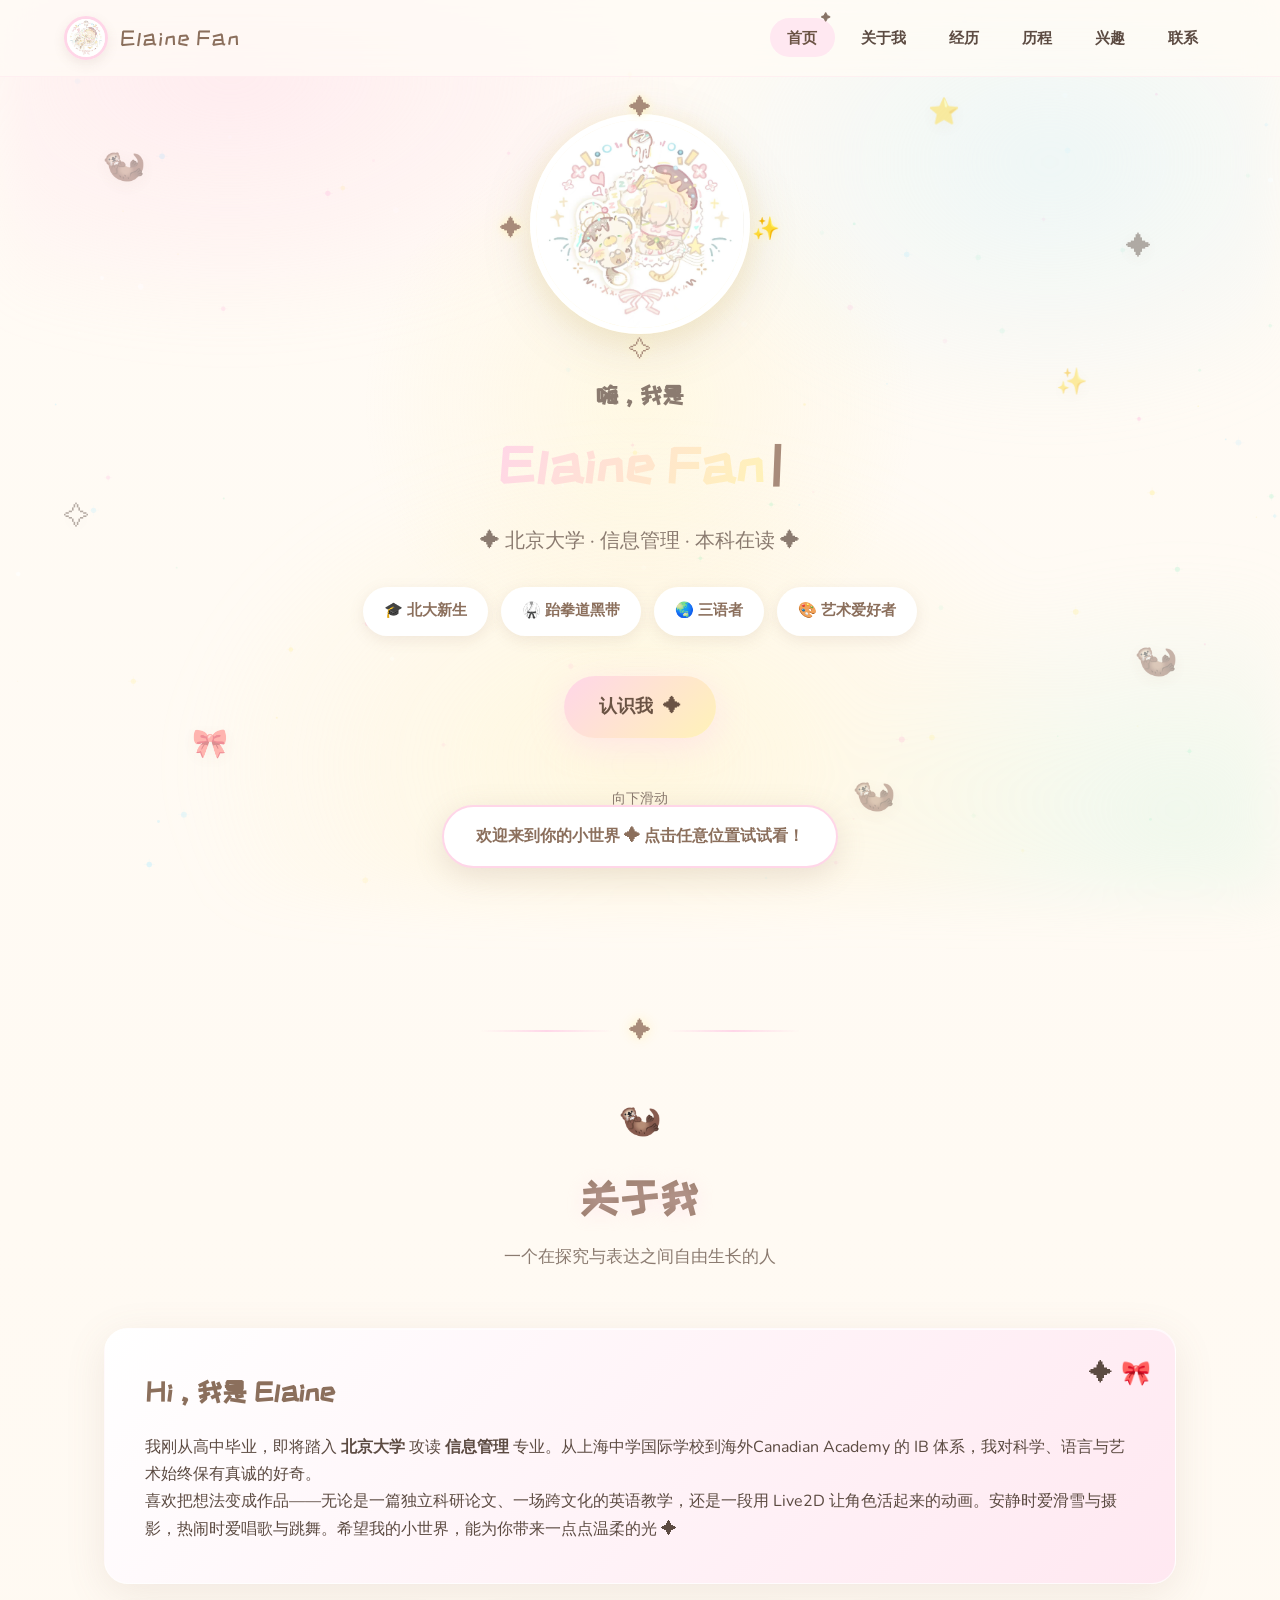
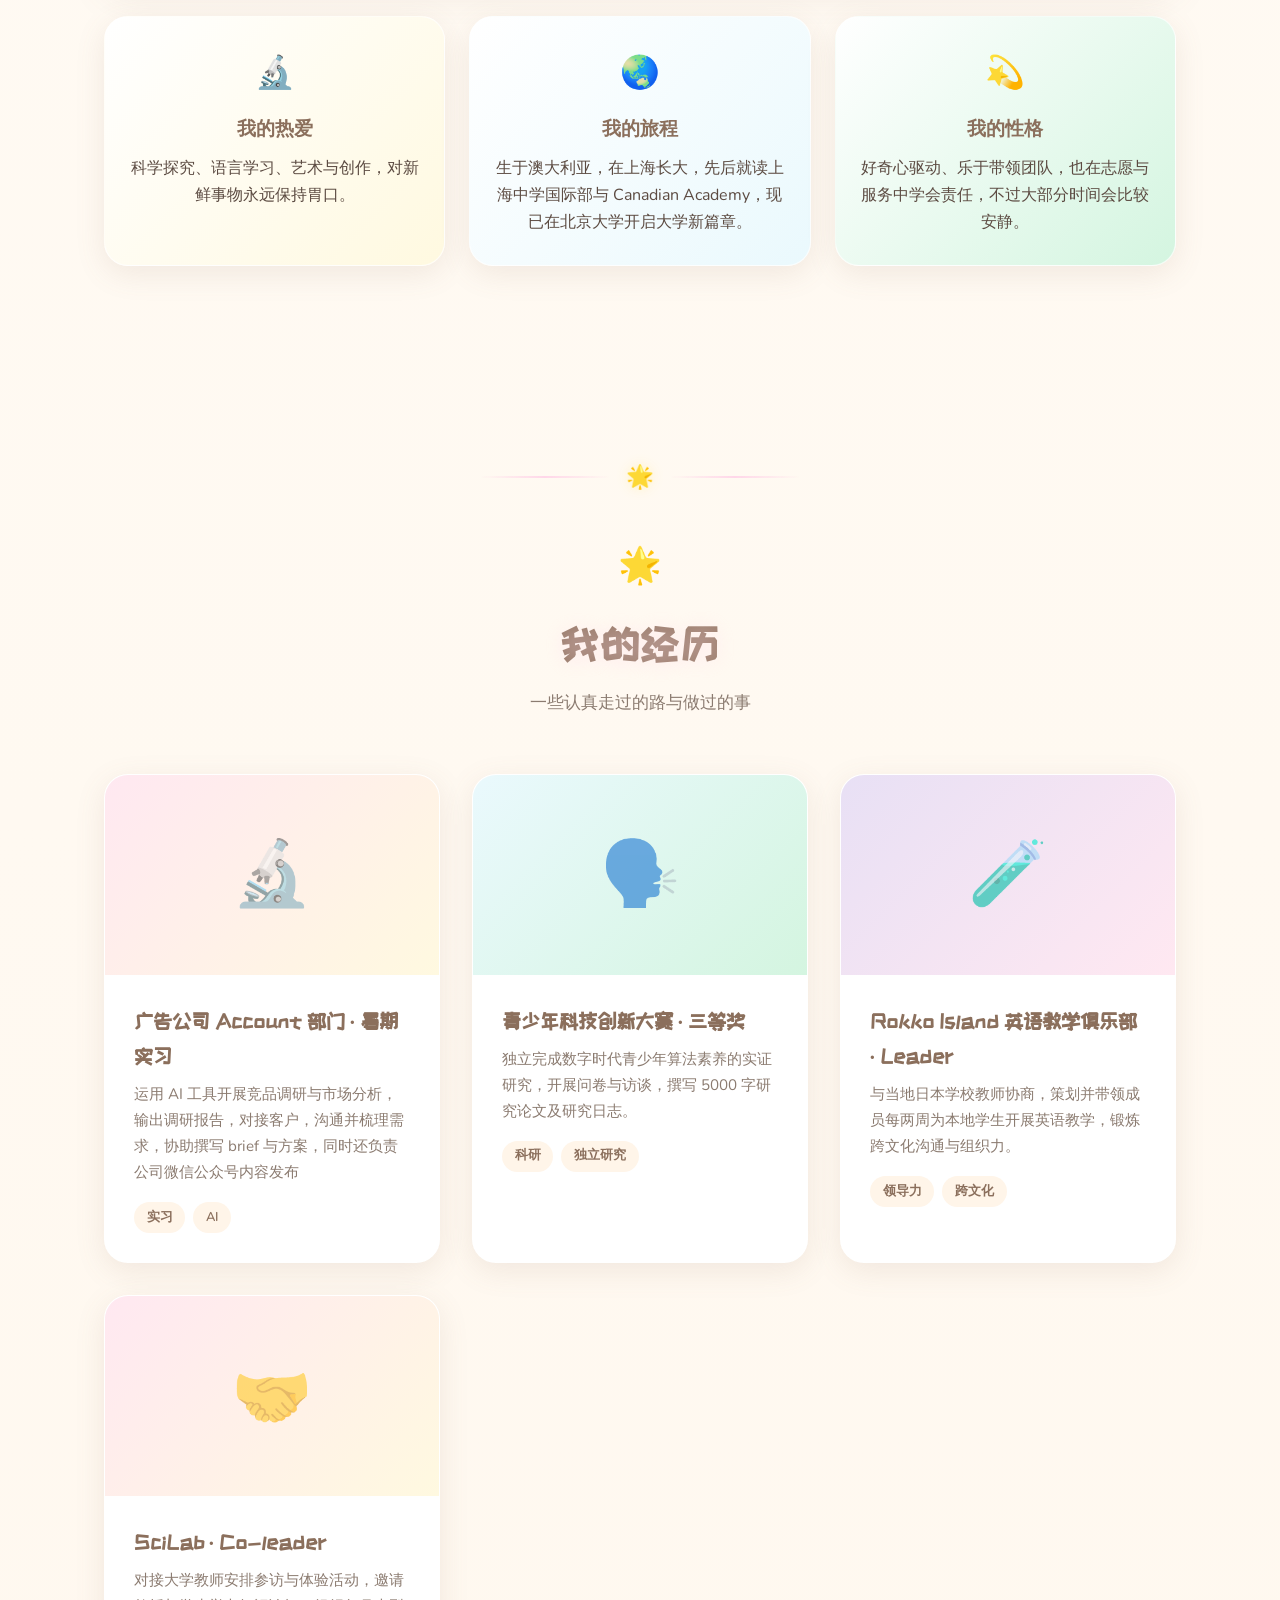
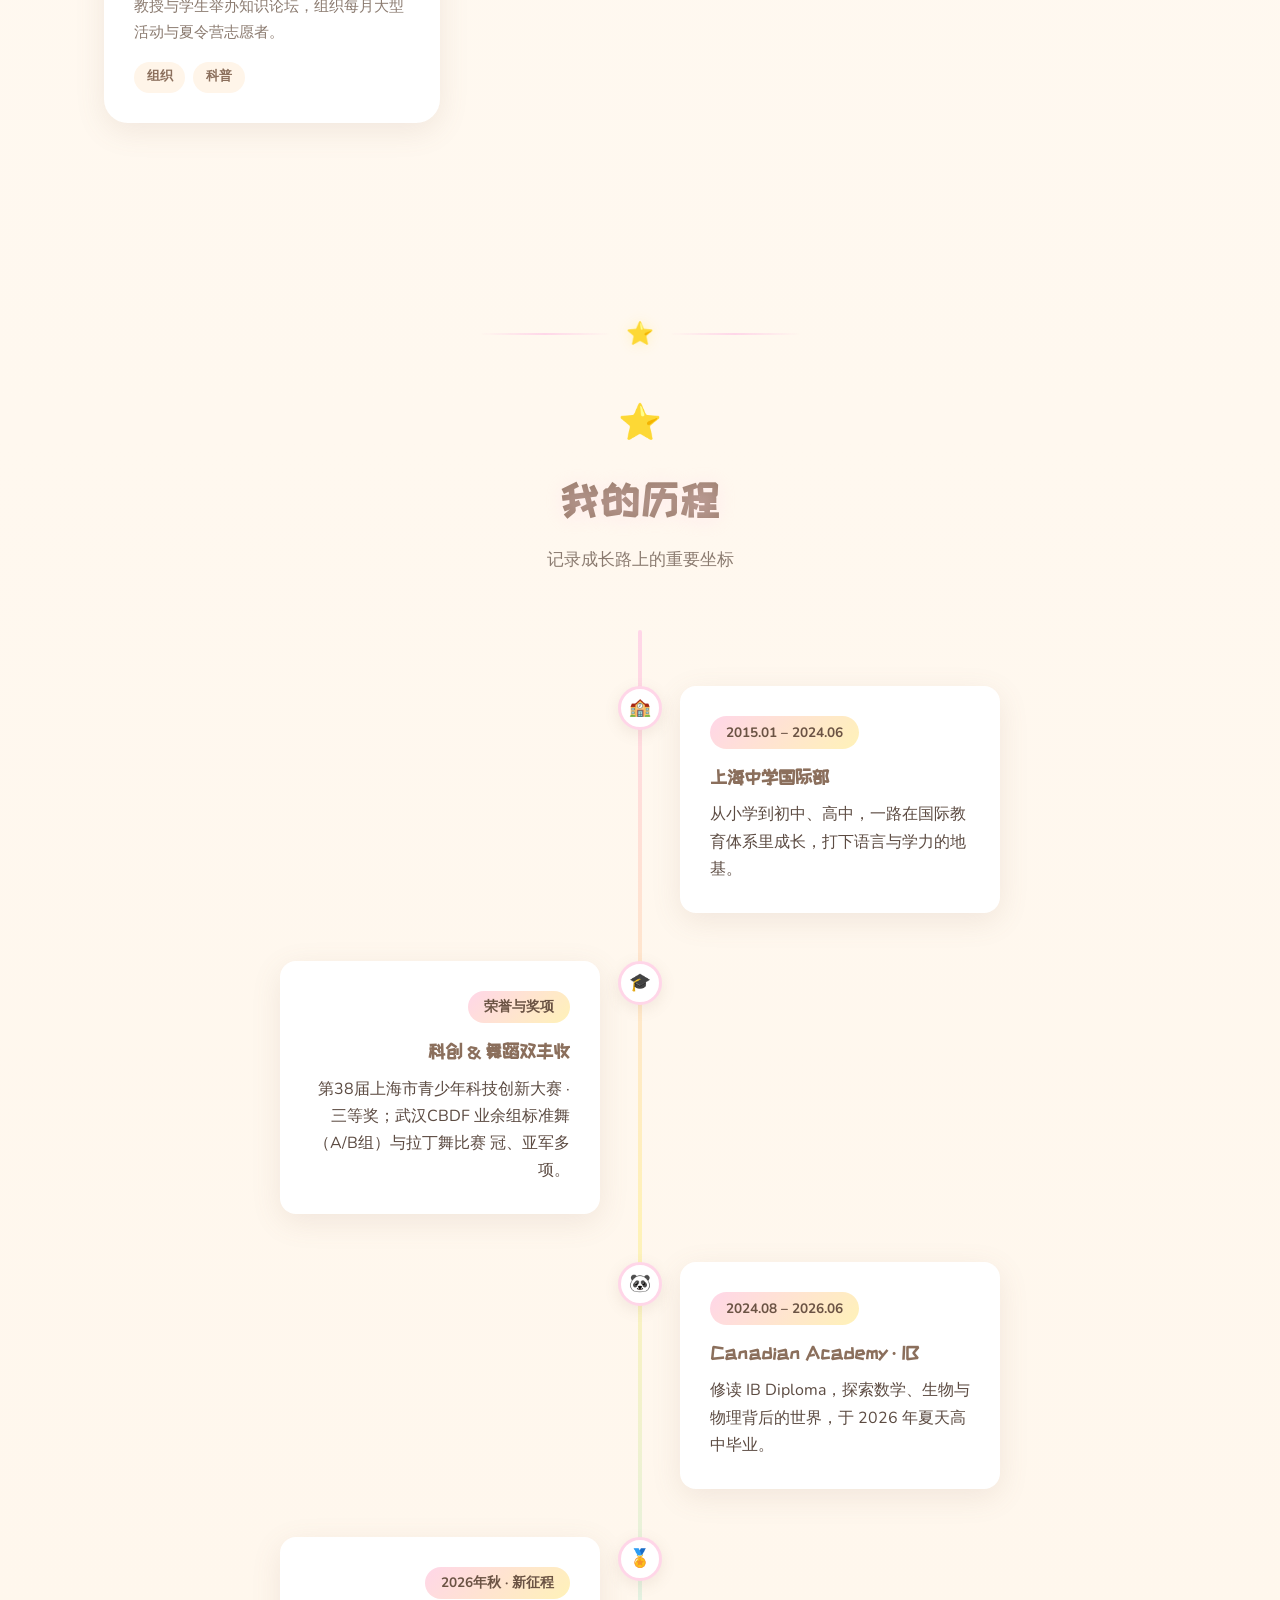
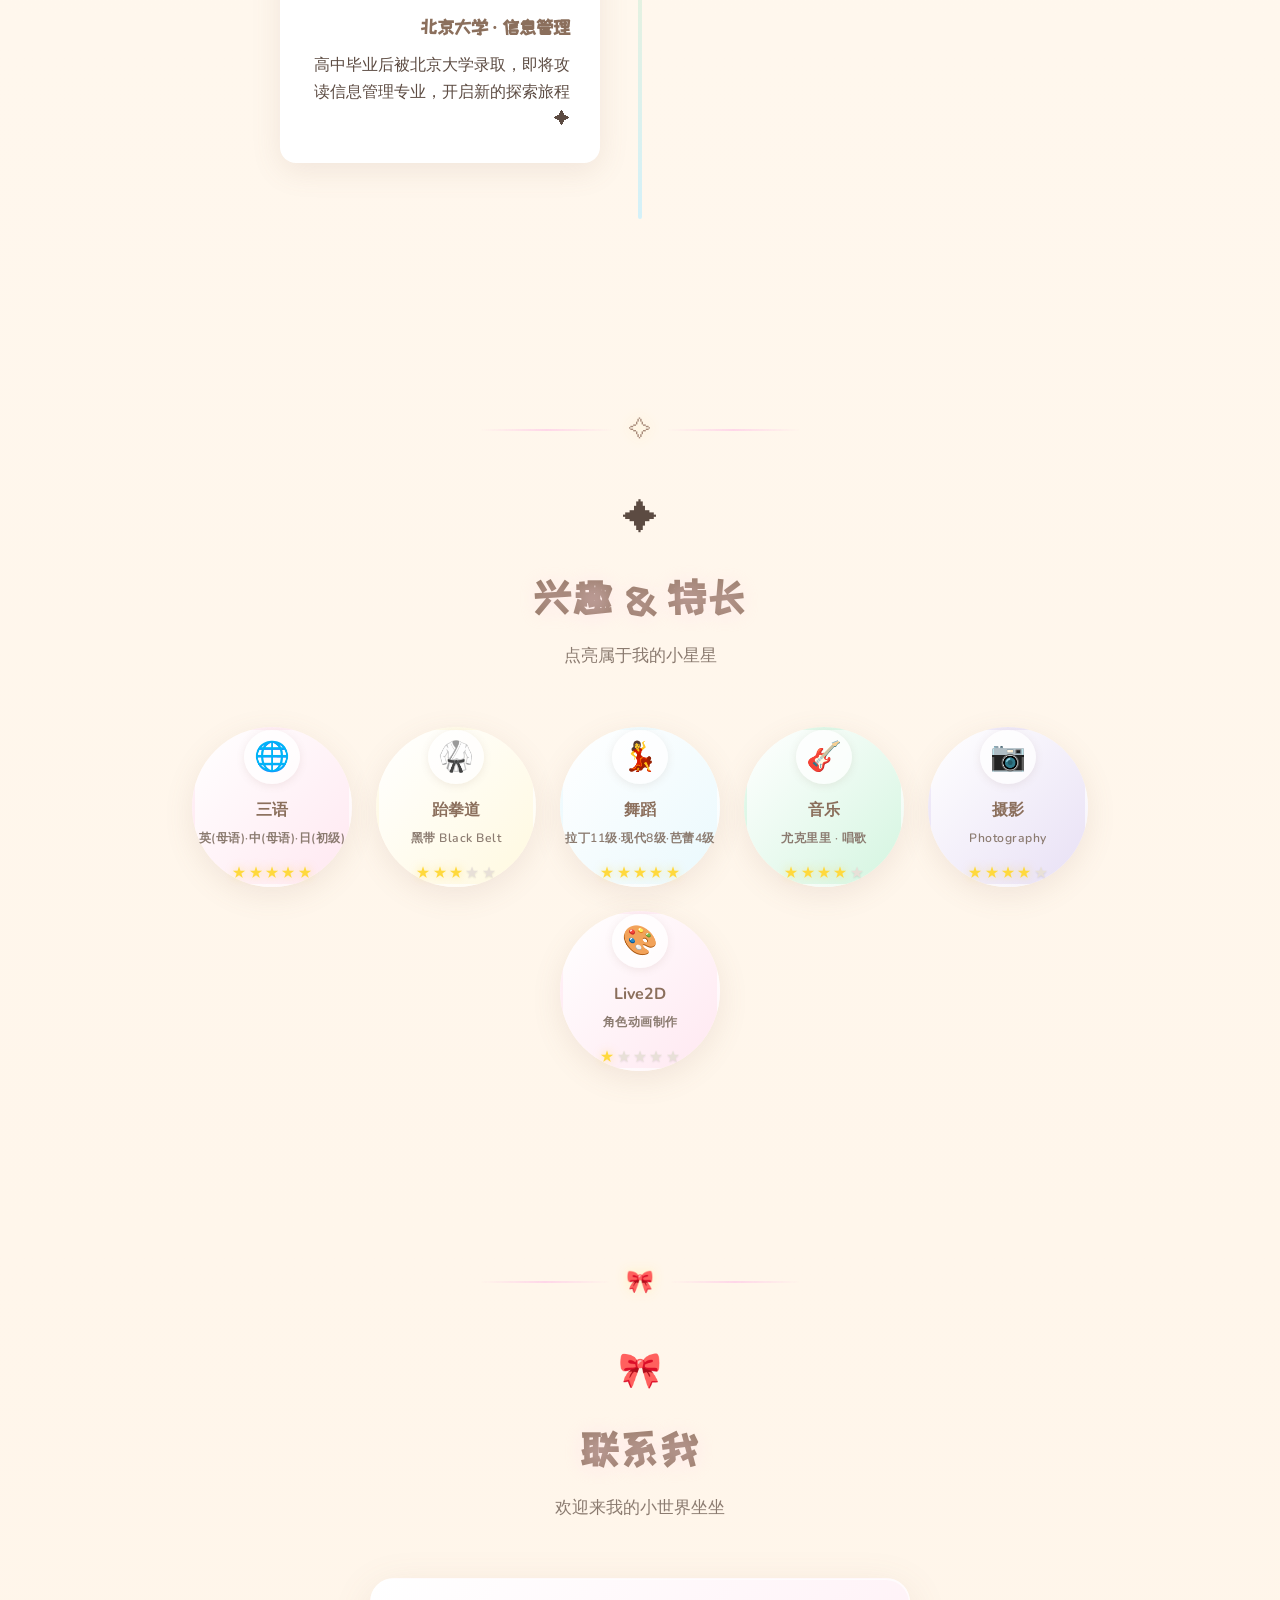
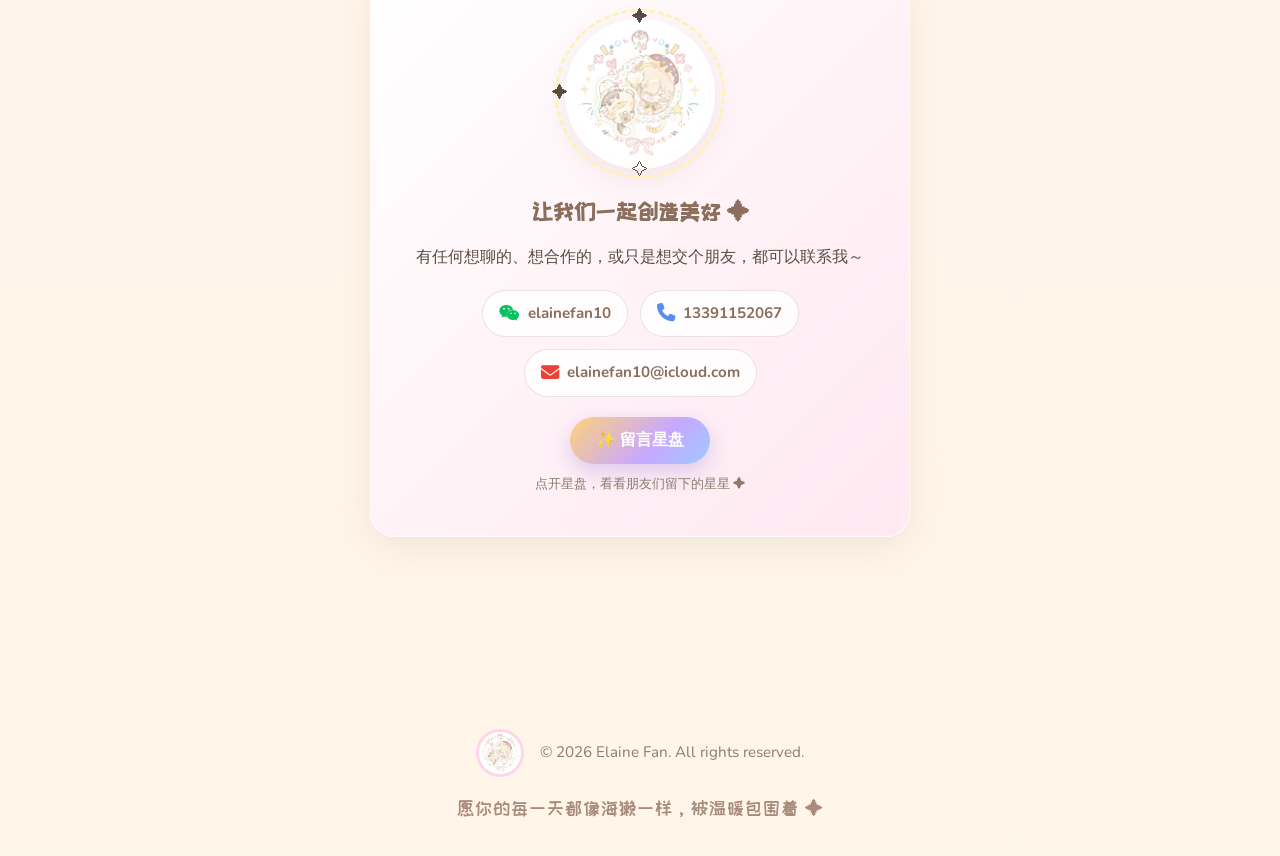
<file: index.html>
<!DOCTYPE html>
<html lang="zh-CN">
<head>
    <meta charset="UTF-8">
    <meta name="viewport" content="width=device-width, initial-scale=1.0">
    <title>Elaine Fan · 我的小世界 ✦</title>
    <link rel="stylesheet" href="style.css">
    <link rel="stylesheet" href="https://cdnjs.cloudflare.com/ajax/libs/font-awesome/6.5.1/css/all.min.css">
    <link href="https://fonts.googleapis.com/css2?family=Nunito:wght@400;600;700;800&family=ZCOOL+KuaiLe&display=swap" rel="stylesheet">
</head>
<body>
    <!-- 动态星空背景画布 -->
    <canvas id="starfield"></canvas>

    <!-- 顶部梦幻光斑 -->
    <div class="aurora" aria-hidden="true"></div>

    <!-- 漂浮装饰层 -->
    <div class="floating-decorations" aria-hidden="true">
        <span class="float-item otter">🦦</span>
        <span class="float-item star">✦</span>
        <span class="float-item star">✧</span>
        <span class="float-item otter">🦦</span>
        <span class="float-item star">✨</span>
        <span class="float-item heart">🎀</span>
        <span class="float-item star">⭐</span>
        <span class="float-item otter">🦦</span>
    </div>

    <!-- 导航栏 -->
    <nav class="navbar" id="navbar">
        <div class="nav-brand">
            <img src="images/logo.jpg" alt="我的logo" class="nav-logo">
            <span class="nav-name">Elaine Fan</span>
        </div>
        <button class="nav-toggle" id="navToggle" aria-label="切换菜单">
            <span></span><span></span><span></span>
        </button>
        <ul class="nav-menu" id="navMenu">
            <li><a href="#home" class="nav-link">首页</a></li>
            <li><a href="#about" class="nav-link">关于我</a></li>
            <li><a href="#works" class="nav-link">经历</a></li>
            <li><a href="#timeline" class="nav-link">历程</a></li>
            <li><a href="#skills" class="nav-link">兴趣</a></li>
            <li><a href="#contact" class="nav-link">联系</a></li>
        </ul>
    </nav>

    <!-- 首页 Hero -->
    <section id="home" class="hero">
        <div class="hero-content">
            <div class="hero-logo-wrapper">
                <div class="logo-glow"></div>
                <img src="images/logo.jpg" alt="核心logo" class="hero-logo">
                <div class="orbit-stars">
                    <span class="orbit-star">✦</span>
                    <span class="orbit-star">✧</span>
                    <span class="orbit-star">✦</span>
                    <span class="orbit-star">✨</span>
                </div>
            </div>
            <h1 class="hero-title">
                <span class="title-line">嗨，我是</span>
                <span class="title-name" id="typewriter">Elaine Fan</span>
                <span class="cursor">|</span>
            </h1>
            <p class="hero-subtitle">北京大学 · 信息管理 · 海獭与星星的收藏家 ✦</p>
            <div class="hero-tags">
                <span class="tag">🎓 北大新生</span>
                <span class="tag">🥋 跆拳道黑带</span>
                <span class="tag">🌏 三语者</span>
                <span class="tag">🎨 艺术爱好者</span>
            </div>
            <a href="#about" class="hero-btn">
                <span>认识我</span>
                <span class="btn-stars">✦</span>
            </a>
        </div>
        <div class="scroll-hint">
            <span>向下滑动</span>
            <div class="scroll-arrow"></div>
        </div>
    </section>

    <!-- 关于我 -->
    <section id="about" class="section about">
        <div class="section-divider"><span>✦</span></div>
        <div class="section-header">
            <span class="section-icon">🦦</span>
            <h2 class="section-title">关于我</h2>
            <p class="section-desc">一个在探究与表达之间自由生长的人</p>
        </div>
        <div class="about-content">
            <div class="about-card main-card">
                <div class="card-decoration">
                    <span class="deco-star">✦</span>
                    <span class="deco-heart">🎀</span>
                </div>
                <h3>Hi，我是 Elaine</h3>
                <p>我刚从高中毕业，即将踏入 <strong>北京大学</strong> 攻读 <strong>信息管理</strong> 专业。从上海的国际学校到海外的 IB 体系，我对科学、语言与艺术始终保有真诚的好奇。</p>
                <p>喜欢把想法变成作品——无论是一篇独立科研论文、一场跨文化的英语教学，还是一段用 Live2D 让角色活起来的动画。安静时爱滑雪与摄影，热闹时爱唱歌与跳舞。希望我的小世界，能为你带来一点点温柔的光 ✦</p>
            </div>
            <div class="about-grid">
                <div class="about-card small-card">
                    <span class="card-icon">🔬</span>
                    <h4>我的热爱</h4>
                    <p>科学探究、语言学习、艺术与创作，对新鲜事物永远保持胃口。</p>
                </div>
                <div class="about-card small-card">
                    <span class="card-icon">🌏</span>
                    <h4>我的旅程</h4>
                    <p>生于上海，先后就读上海中学国际部与 Canadian Academy，即将北上燕园开启大学新篇章。</p>
                </div>
                <div class="about-card small-card">
                    <span class="card-icon">💫</span>
                    <h4>我的性格</h4>
                    <p>好奇心驱动、乐于带领团队，也在志愿与服务中学会责任。</p>
                </div>
            </div>
        </div>
    </section>

    <!-- 兴趣 & 技能 -->
    

    <!-- 经历 / 作品 -->
    <section id="works" class="section works">
        <div class="section-divider"><span>🌟</span></div>
        <div class="section-header">
            <span class="section-icon">🌟</span>
            <h2 class="section-title">我的经历</h2>
            <p class="section-desc">一些认真走过的路与做过的事</p>
        </div>
        <div class="works-grid">
            <article class="work-card">
                <div class="work-thumb"><span class="work-placeholder">🔬</span></div>
                <div class="work-info">
                    <h3>青少年科技创新大赛 · 三等奖</h3>
                    <p>独立完成数字时代青少年算法素养的实证研究，开展问卷与访谈，撰写 5000 字研究论文及研究日志。</p>
                    <div class="work-tags"><span>科研</span><span>独立研究</span></div>
                </div>
            </article>
            <article class="work-card">
                <div class="work-thumb"><span class="work-placeholder">🗣️</span></div>
                <div class="work-info">
                    <h3>Rokko Island 英语教学俱乐部 · Leader</h3>
                    <p>与当地日本学校教师协商，策划并带领成员每两周为本地学生开展英语教学，锻炼跨文化沟通与组织力。</p>
                    <div class="work-tags"><span>领导力</span><span>跨文化</span></div>
                </div>
            </article>
            <article class="work-card">
                <div class="work-thumb"><span class="work-placeholder">🧪</span></div>
                <div class="work-info">
                    <h3>SciLab · Co-leader</h3>
                    <p>对接大学教师安排参访与体验活动，邀请教授与学生举办知识论坛，组织每月大型活动与夏令营志愿者。</p>
                    <div class="work-tags"><span>组织</span><span>科普</span></div>
                </div>
            </article>
            <article class="work-card">
                <div class="work-thumb"><span class="work-placeholder">🤝</span></div>
                <div class="work-info">
                    <h3>志愿服务</h3>
                    <p>参与微笑慈善、数学诊所辅导、新闻组写作、午餐服务与施粥等志愿活动，在持续付出中学会责任与善意。</p>
                    <div class="work-tags"><span>公益</span><span>服务</span></div>
                </div>
            </article>
        </div>
    </section>

    <!-- 时间线 -->
    <section id="timeline" class="section timeline">
        <div class="section-divider"><span>⭐</span></div>
        <div class="section-header">
            <span class="section-icon">⭐</span>
            <h2 class="section-title">我的历程</h2>
            <p class="section-desc">记录成长路上的重要坐标</p>
        </div>
        <div class="timeline-container">
            <div class="timeline-line"></div>
            <div class="timeline-item">
                <div class="timeline-dot">🏫</div>
                <div class="timeline-card">
                    <span class="timeline-date">2015.01 – 2024.06</span>
                    <h3>上海中学国际部</h3>
                    <p>从小学到初中、高中，一路在国际教育体系里成长，打下语言与学力的地基。</p>
                </div>
            </div>
            <div class="timeline-item">
                <div class="timeline-dot">🎓</div>
                <div class="timeline-card">
                    <span class="timeline-date">2024.08 – 2026.06</span>
                    <h3>Canadian Academy · IB</h3>
                    <p>修读 IB Diploma，探索数学、生物与物理背后的世界，于 2026 年夏天高中毕业。</p>
                </div>
            </div>
            <div class="timeline-item">
                <div class="timeline-dot">🐼</div>
                <div class="timeline-card">
                    <span class="timeline-date">2026年秋 · 新征程</span>
                    <h3>北京大学 · 信息管理</h3>
                    <p>高中毕业后被北京大学录取，即将攻读信息管理专业，开启新的探索旅程 ✦</p>
                </div>
            </div>
            <div class="timeline-item">
                <div class="timeline-dot">🏅</div>
                <div class="timeline-card">
                    <span class="timeline-date">荣誉与奖项</span>
                    <h3>科创 & 舞蹈双丰收</h3>
                    <p>第38届上海市青少年科技创新大赛 · 三等奖；武汉CBDF 业余组标准舞（A/B组）与拉丁舞比赛 冠、亚军多项。</p>
                </div>
            </div>
        </div>
    </section>

    <!-- 联系我 -->
    <section id="skills" class="section skills">
        <div class="section-divider"><span>✧</span></div>
        <div class="section-header">
            <span class="section-icon">✦</span>
            <h2 class="section-title">兴趣 & 特长</h2>
            <p class="section-desc">点亮属于我的小星星</p>
        </div>
        <div class="skills-cloud">
            <div class="skill-bubble" data-level="0">
                <span class="skill-icon">🌐</span>
                <span class="skill-name">三语</span>
                <span class="skill-note">英(母语)·中(母语)·日(中级)</span>
                <div class="skill-stars"><span>★</span><span>★</span><span>★</span><span>★</span><span>★</span></div>
            </div>
            <div class="skill-bubble" data-level="0">
                <span class="skill-icon">🥋</span>
                <span class="skill-name">跆拳道</span>
                <span class="skill-note">黑带 Black Belt</span>
                <div class="skill-stars"><span>★</span><span>★</span><span>★</span><span>★</span><span>★</span></div>
            </div>
            <div class="skill-bubble" data-level="0">
                <span class="skill-icon">💃</span>
                <span class="skill-name">舞蹈</span>
                <span class="skill-note">拉丁11级·现代8级·芭蕾4级</span>
                <div class="skill-stars"><span>★</span><span>★</span><span>★</span><span>★</span><span>★</span></div>
            </div>
            <div class="skill-bubble" data-level="0">
                <span class="skill-icon">🎸</span>
                <span class="skill-name">音乐</span>
                <span class="skill-note">尤克里里 · 唱歌</span>
                <div class="skill-stars"><span>★</span><span>★</span><span>★</span><span>★</span><span>★</span></div>
            </div>
            <div class="skill-bubble" data-level="0">
                <span class="skill-icon">📷</span>
                <span class="skill-name">滑雪 & 摄影</span>
                <span class="skill-note">Snow & Photo</span>
                <div class="skill-stars"><span>★</span><span>★</span><span>★</span><span>★</span><span>★</span></div>
            </div>
            <div class="skill-bubble" data-level="0">
                <span class="skill-icon">🎨</span>
                <span class="skill-name">Live2D</span>
                <span class="skill-note">角色动画制作</span>
                <div class="skill-stars"><span>★</span><span>★</span><span>★</span><span>★</span><span>★</span></div>
            </div>
        </div>
    </section>

    <section id="contact" class="section contact">
        <div class="section-divider"><span>🎀</span></div>
        <div class="section-header">
            <span class="section-icon">🎀</span>
            <h2 class="section-title">联系我</h2>
            <p class="section-desc">欢迎来我的小世界坐坐</p>
        </div>
        <div class="contact-content">
            <div class="contact-card">
                <div class="contact-avatar">
                    <img src="images/logo.jpg" alt="我的头像">
                    <div class="avatar-ring"><span>✦</span><span>✧</span><span>✦</span></div>
                </div>
                <h3 class="contact-title">让我们一起创造美好 ✦</h3>
                <p class="contact-text">有任何想聊的、想合作的，或只是想交个朋友，都可以联系我～</p>
                <div class="contact-chips">
                    <a class="contact-chip wechat-chip" id="wechatChip" href="#"><i class="fa-brands fa-weixin"></i><span class="chip-wechat"></span></a>
                    <a class="contact-chip phone-chip" id="phoneChip" href="#"><i class="fa-solid fa-phone"></i><span class="chip-phone"></span></a>
                    <a class="contact-chip email-chip" id="emailChip" href="#"><i class="fa-solid fa-envelope"></i><span class="chip-email"></span></a>
                </div>
                <button class="starboard-btn" id="openStarboard">✨ 留言星盘</button>
                <p class="starboard-hint">点开星盘，看看朋友们留下的星星 ✦</p>
            </div>
        </div>
    </section>

    

    <!-- 页脚 -->
    <footer class="footer">
        <div class="footer-content">
            <div class="footer-logo">
                <img src="images/logo.jpg" alt="logo">
                <span>© 2024 Elaine Fan. All rights reserved.</span>
            </div>
            <p class="footer-quote">愿你的每一天都像海獭一样，被星星温柔包围 ✦</p>
        </div>
    </footer>

    <!-- 提示消息 -->
    <div class="toast" id="toast"></div>

    <!-- 留言星盘 / 留言墙 -->
    <div class="starboard" id="starboard" aria-hidden="true">
        <div class="starboard-inner">
            <div class="starboard-top">
                <h2>✨ 留言星盘</h2>
                <button class="sb-close" id="closeStarboard" aria-label="关闭">✕</button>
            </div>
            <p class="starboard-sub">每一颗星星，都是一位来过这里的朋友 ✦</p>
            <div class="star-field" id="starField"></div>
            <button class="write-msg-btn" id="openWrite">✍️ 写一句留言</button>
        </div>

        <!-- 查看留言 -->
        <div class="msg-modal" id="msgModal" aria-hidden="true">
            <div class="msg-card">
                <button class="msg-close" id="closeMsg">✕</button>
                <div class="msg-body" id="msgBody"></div>
                <div class="msg-meta" id="msgMeta"></div>
            </div>
        </div>

        <!-- 写留言 -->
        <div class="write-modal" id="writeModal" aria-hidden="true">
            <div class="write-card">
                <button class="msg-close" id="closeWrite">✕</button>
                <h3>✍️ 留下你的星星</h3>
                <div class="form-group">
                    <label>你的名字</label>
                    <input type="text" id="msgName" placeholder="（怎么称呼你）" maxlength="20">
                </div>
                <div class="form-group">
                    <label>想说的话</label>
                    <textarea id="msgText" rows="4" placeholder="写点什么吧～" maxlength="500"></textarea>
                </div>
                <div class="form-group">
                    <label>📷 传张图片（从相册选，可选）</label>
                    <input type="file" id="msgImageFile" accept="image/*" class="file-input">
                    <div class="upload-preview" id="imgPreview"></div>
                </div>
                <button class="submit-btn" id="submitMsg"><span>发送这颗星星</span><span class="btn-icon">✦</span></button>
            </div>
        </div>
    </div>

    <!-- 文字内容（只改 content.js 即可修改网站所有文字） -->
    <script src="content.js"></script>
    <script src="script.js"></script>
</body>
</html>
</file>
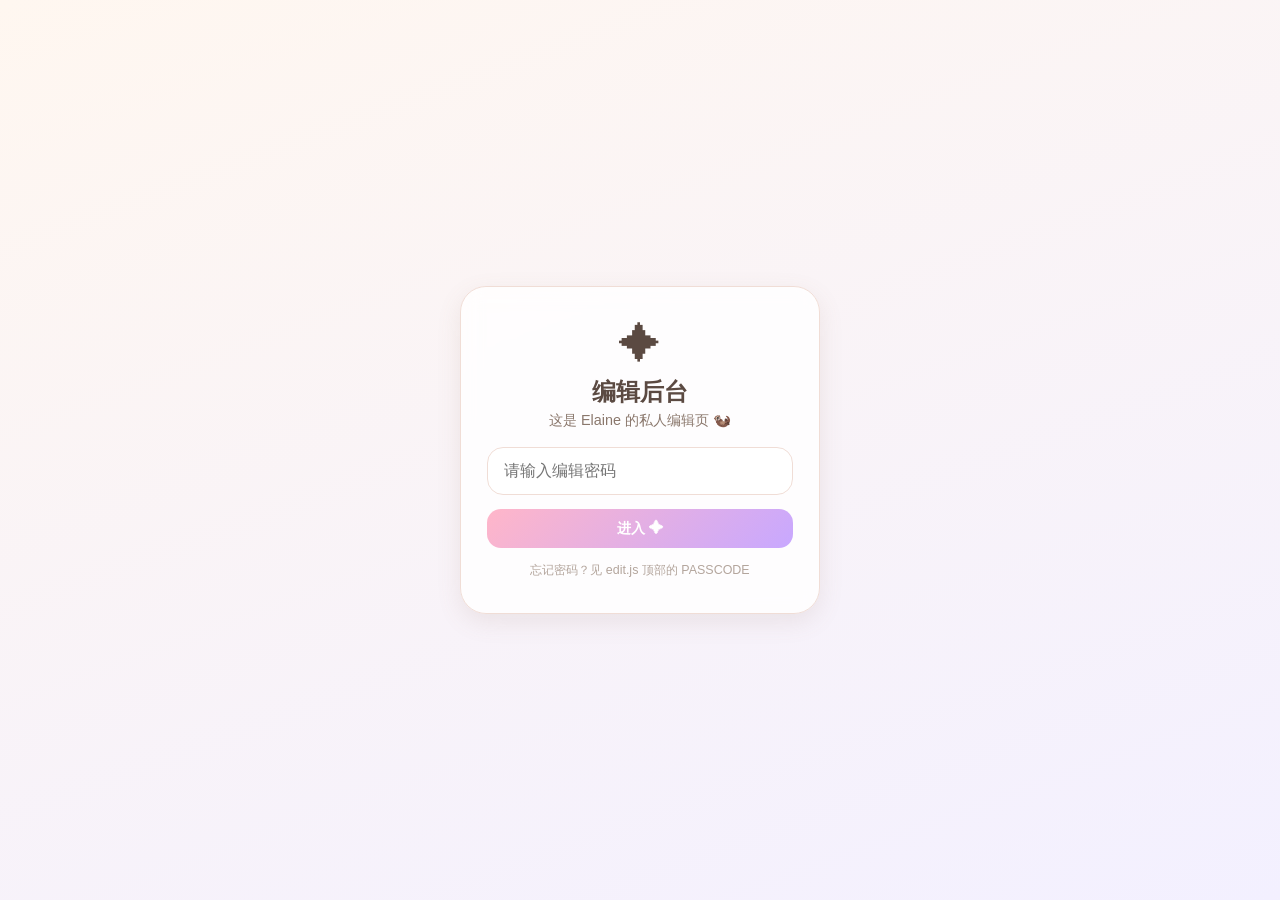
<file: edit.html>
<!DOCTYPE html>
<html lang="zh-CN">
<head>
<meta charset="UTF-8">
<meta name="viewport" content="width=device-width, initial-scale=1.0, viewport-fit=cover">
<title>✨ 在线编辑后台 · Elaine</title>
<link rel="icon" href="images/logo.jpg">
<style>
  :root{
    --pink:#ffd3e0; --pink-soft:#fff0f5; --cream:#fff7f0;
    --blue:#cdeafe; --mint:#c8f0e0; --lav:#e3d4ff;
    --text:#5b4a42; --text-soft:#8a776c; --brown:#8b6f5c;
    --line:#f0ddd6; --shadow:0 8px 24px rgba(139,111,92,.12);
  }
  *{box-sizing:border-box; -webkit-tap-highlight-color:transparent;}
  body{
    margin:0; font-family:-apple-system,BlinkMacSystemFont,"PingFang SC","Microsoft YaHei",sans-serif;
    color:var(--text); background:
      radial-gradient(circle at 12% 10%, rgba(227,212,255,.5), transparent 40%),
      radial-gradient(circle at 88% 8%, rgba(205,234,254,.5), transparent 42%),
      radial-gradient(circle at 50% 100%, rgba(255,211,224,.45), transparent 55%),
      linear-gradient(160deg,#fff7f0,#fdf2f7 55%,#f3f0ff);
    min-height:100vh;
  }
  /* ---------- 密码门 ---------- */
  #gate{
    position:fixed; inset:0; display:flex; align-items:center; justify-content:center;
    background:linear-gradient(160deg,#fff7f0,#f3f0ff); z-index:50; padding:20px;
  }
  .gate-box{
    width:100%; max-width:360px; background:rgba(255,255,255,.82); backdrop-filter:blur(10px);
    border:1px solid var(--line); border-radius:26px; padding:34px 26px; text-align:center; box-shadow:var(--shadow);
  }
  .gate-logo{font-size:42px;}
  .gate-box h1{margin:.3em 0 .1em; font-size:1.5rem;}
  .gate-box p{color:var(--text-soft); font-size:.9rem; margin:.2em 0 1.2em;}
  #pass{
    width:100%; padding:14px 16px; border:1.5px solid var(--line); border-radius:16px; font-size:1rem;
    background:#fff; outline:none; margin-bottom:14px;
  }
  #pass:focus{border-color:var(--pink);}
  .gate-hint{font-size:.78rem; color:#b3a59c; margin-top:14px;}
  /* ---------- 顶栏 ---------- */
  #app{display:none;}
  .topbar{
    position:sticky; top:0; z-index:20; display:flex; align-items:center; gap:10px; flex-wrap:wrap;
    padding:14px 16px; background:rgba(255,255,255,.78); backdrop-filter:blur(10px);
    border-bottom:1px solid var(--line);
  }
  .topbar .brand{font-weight:700; font-size:1.05rem; margin-right:auto; display:flex; align-items:center; gap:8px;}
  .topbar a.btn-ghost{
    text-decoration:none; color:var(--brown); font-size:.85rem; padding:8px 12px; border-radius:12px;
    background:var(--pink-soft); border:1px solid var(--line);
  }
  .btn{
    border:none; cursor:pointer; font-size:.9rem; font-weight:600; padding:10px 16px; border-radius:14px;
    transition:transform .12s ease, filter .12s ease;
  }
  .btn:active{transform:scale(.96);}
  .btn:disabled{opacity:.55; cursor:not-allowed;}
  .btn-primary{background:linear-gradient(135deg,#ffb6c9,#c8a8ff); color:#fff;}
  .btn-soft{background:#fff; color:var(--brown); border:1px solid var(--line);}
  /* ---------- 令牌区 ---------- */
  .token-box{
    max-width:760px; margin:18px auto 0; padding:16px 18px; background:rgba(255,255,255,.7);
    border:1px solid var(--line); border-radius:18px;
  }
  .token-box h3{margin:0 0 6px; font-size:1rem;}
  .token-box .tip{font-size:.8rem; color:var(--text-soft); margin:0 0 12px; line-height:1.5;}
  .token-box .tip a{color:#7a5fd0;}
  .token-row{display:flex; gap:10px; flex-wrap:wrap;}
  #token{flex:1; min-width:220px; padding:12px 14px; border:1.5px solid var(--line); border-radius:14px; font-size:.95rem; outline:none;}
  #token:focus{border-color:var(--pink);}
  .remember{display:flex; align-items:center; gap:6px; font-size:.85rem; color:var(--text-soft); margin-top:10px;}
  /* ---------- 表单主体 ---------- */
  #editorBody{display:none; max-width:760px; margin:0 auto; padding:20px 16px 120px;}
  .edit-section{
    background:rgba(255,255,255,.74); border:1px solid var(--line); border-radius:20px;
    padding:18px 18px 22px; margin-bottom:18px; box-shadow:var(--shadow);
  }
  .sec-title{margin:0 0 14px; font-size:1.15rem; display:flex; align-items:center; gap:8px;}
  .f-field{margin-bottom:16px;}
  .f-label{display:block; font-size:.88rem; font-weight:600; margin-bottom:6px; color:var(--text);}
  .f-hint{font-weight:400; color:var(--text-soft); font-size:.78rem;}
  .f-input{
    width:100%; padding:12px 14px; border:1.5px solid var(--line); border-radius:14px;
    font-size:.95rem; font-family:inherit; background:#fff; outline:none; color:var(--text); resize:vertical;
  }
  .f-input:focus{border-color:var(--pink); box-shadow:0 0 0 3px rgba(255,182,201,.25);}
  /* 列表条目 */
  .list-box{display:flex; flex-direction:column; gap:14px;}
  .item-card{
    border:1.5px dashed var(--lav); border-radius:16px; padding:14px; background:rgba(243,240,255,.4);
  }
  .item-head{display:flex; align-items:center; justify-content:space-between; margin-bottom:10px;}
  .item-title{font-weight:700; font-size:.95rem; color:#7a5fd0;}
  .item-ctrl{display:flex; gap:6px;}
  .mini{
    width:32px; height:32px; border-radius:10px; border:1px solid var(--line); background:#fff; cursor:pointer;
    font-size:1rem; line-height:1; color:var(--brown);
  }
  .mini.del{color:#e06a8a;}
  .mini:active{transform:scale(.92);}
  .add-btn{
    margin-top:12px; width:100%; padding:12px; border:1.5px solid var(--pink); border-radius:14px;
    background:var(--pink-soft); color:#d35d86; font-weight:700; cursor:pointer; font-size:.95rem;
  }
  .add-btn:active{transform:scale(.98);}
  .empty-note{color:#b3a59c; font-size:.85rem; text-align:center; padding:10px;}
  /* 底部保存条 */
  .savebar{
    position:fixed; left:0; right:0; bottom:0; z-index:30; display:flex; gap:10px; padding:12px 16px;
    padding-bottom:calc(12px + env(safe-area-inset-bottom));
    background:rgba(255,255,255,.9); backdrop-filter:blur(10px); border-top:1px solid var(--line);
  }
  .savebar .btn{flex:1;}
  /* Toast */
  .toast{
    position:fixed; left:50%; bottom:90px; transform:translateX(-50%) translateY(20px);
    background:rgba(91,74,66,.94); color:#fff; padding:12px 20px; border-radius:30px; font-size:.9rem;
    opacity:0; pointer-events:none; transition:all .25s ease; z-index:60; max-width:88%; text-align:center;
  }
  .toast.show{opacity:1; transform:translateX(-50%) translateY(0);}
</style>
</head>
<body>

<!-- 密码门 -->
<div id="gate">
  <div class="gate-box">
    <div class="gate-logo">✦</div>
    <h1>编辑后台</h1>
    <p>这是 Elaine 的私人编辑页 🦦</p>
    <input id="pass" type="password" placeholder="请输入编辑密码" autocomplete="off">
    <button id="unlock" class="btn btn-primary" style="width:100%">进入 ✦</button>
    <div class="gate-hint">忘记密码？见 edit.js 顶部的 PASSCODE</div>
  </div>
</div>

<!-- 主应用 -->
<div id="app">
  <div class="topbar">
    <div class="brand">🦦 Elaine 的编辑台</div>
    <a class="btn-ghost" href="index.html" target="_blank">🔗 看网站</a>
    <button id="msgAdminBtn" class="btn-ghost">💬 留言管理</button>
    <button id="resetBtn" class="btn btn-soft">↺ 重置</button>
  </div>

  <div class="token-box">
    <h3>① 连接你的 GitHub 令牌</h3>
    <p class="tip">
      令牌只保存在你这台设备的浏览器里（localStorage），不会写进网站源码，也不会发给任何人，只用来向 GitHub 提交修改。<br>
      没有令牌？去 GitHub → <a href="https://github.com/settings/tokens" target="_blank">Settings › Tokens</a> 新建一个
      <b>classic token</b>（勾 repo 权限）或细粒度令牌（仅本仓库 Contents 写权限）即可。
    </p>
    <div class="token-row">
      <input id="token" type="password" placeholder="粘贴 GitHub 令牌（ghp_... 或 github_pat_...）" autocomplete="off">
      <button id="loadBtn" class="btn btn-primary">载入内容</button>
    </div>
    <label class="remember"><input id="remember" type="checkbox" checked> 记住此设备（下次自动填入令牌）</label>
  </div>

  <div id="editorBody">
    <form id="form" onsubmit="return false"></form>
  </div>

  <div id="msgAdmin" style="display:none; max-width:760px; margin:0 auto; padding:0 16px 30px;">
    <div class="edit-section">
      <h2 class="sec-title">💬 留言管理</h2>
      <p class="tip">这里列出所有留言，你可以删除不当内容。删除后约 1–2 分钟生效。</p>
      <div id="msgAdminList"></div>
    </div>
  </div>

  <div class="savebar">
    <button id="saveBtn" class="btn btn-primary">💾 保存并发布</button>
  </div>
</div>

<div class="toast" id="toast"></div>

<script src="edit.js"></script>
</body>
</html>
</file>
<file: style.css>
/* ===== 基础变量 ===== */
:root {
    --cream: #FFFBF5;
    --cream-dark: #FFF5E9;
    --pink: #FFD6E8;
    --pink-soft: #FFE8F1;
    --yellow: #FFF2B8;
    --yellow-soft: #FFF9E0;
    --blue: #D4F1F9;
    --blue-soft: #EAF9FD;
    --brown: #8B6F5C;
    --brown-light: #A88B7A;
    --chocolate: #6B5344;
    --mint: #D4F5E0;
    --lavender: #E8E0F5;
    --text: #5C4B42;
    --text-light: #8B7B70;
    --white: #FFFFFF;
    --shadow: rgba(139, 111, 92, 0.12);
    --shadow-hover: rgba(139, 111, 92, 0.18);
    --radius: 24px;
    --radius-sm: 16px;
    --font-main: 'Nunito', -apple-system, BlinkMacSystemFont, 'Segoe UI', sans-serif;
    --font-cute: 'ZCOOL KuaiLe', cursive;
}

/* ===== 重置与基础 ===== */
* {
    margin: 0;
    padding: 0;
    box-sizing: border-box;
}

html {
    scroll-behavior: smooth;
}

body {
    font-family: var(--font-main), "Apple Color Emoji", "Segoe UI Emoji", "Noto Color Emoji", sans-serif;
    background: linear-gradient(180deg, var(--cream) 0%, var(--cream-dark) 100%);
    color: var(--text);
    line-height: 1.7;
    overflow-x: hidden;
    min-height: 100vh;
}

::selection {
    background: var(--pink);
    color: var(--chocolate);
}

/* ===== 星空画布 ===== */
#starfield {
    position: fixed;
    top: 0;
    left: 0;
    width: 100%;
    height: 100%;
    pointer-events: none;
    z-index: 0;
}

/* ===== 漂浮装饰 ===== */
.floating-decorations {
    position: fixed;
    top: 0;
    left: 0;
    width: 100%;
    height: 100%;
    pointer-events: none;
    z-index: 1;
    overflow: hidden;
}

.float-item {
    position: absolute;
    opacity: 0.45;
    filter: drop-shadow(0 4px 8px var(--shadow));
    animation: float 6s ease-in-out infinite;
    user-select: none;
}

.float-item.otter { font-size: 2.2rem; }
.float-item.star { font-size: 1.6rem; }
.float-item.heart { font-size: 1.8rem; }

.float-item:nth-child(1) { top: 15%; left: 8%; animation-delay: 0s; }
.float-item:nth-child(2) { top: 25%; right: 10%; animation-delay: 1s; }
.float-item:nth-child(3) { top: 55%; left: 5%; animation-delay: 2s; }
.float-item:nth-child(4) { top: 70%; right: 8%; animation-delay: 0.5s; }
.float-item:nth-child(5) { top: 40%; right: 15%; animation-delay: 1.5s; }
.float-item:nth-child(6) { top: 80%; left: 15%; animation-delay: 2.5s; }
.float-item:nth-child(7) { top: 10%; right: 25%; animation-delay: 3s; }
.float-item:nth-child(8) { top: 85%; right: 30%; animation-delay: 1.8s; }

@keyframes float {
    0%, 100% { transform: translateY(0) rotate(0deg); }
    33% { transform: translateY(-18px) rotate(5deg); }
    66% { transform: translateY(10px) rotate(-5deg); }
}

/* ===== 导航栏 ===== */
.navbar {
    position: fixed;
    top: 0;
    left: 0;
    right: 0;
    z-index: 1000;
    display: flex;
    justify-content: space-between;
    align-items: center;
    padding: 1rem 5%;
    background: rgba(255, 251, 245, 0.72);
    backdrop-filter: blur(16px);
    -webkit-backdrop-filter: blur(16px);
    border-bottom: 1px solid rgba(255, 214, 232, 0.3);
    transition: all 0.4s ease;
}

.navbar.scrolled {
    padding: 0.7rem 5%;
    background: rgba(255, 251, 245, 0.92);
    box-shadow: 0 4px 30px var(--shadow);
}

.nav-brand {
    display: flex;
    align-items: center;
    gap: 0.75rem;
}

.nav-logo {
    width: 44px;
    height: 44px;
    border-radius: 50%;
    object-fit: cover;
    border: 3px solid var(--pink);
    box-shadow: 0 4px 12px var(--shadow);
    transition: transform 0.3s ease;
}

.nav-logo:hover {
    transform: scale(1.1) rotate(5deg);
}

.nav-name {
    font-family: var(--font-cute);
    font-size: 1.35rem;
    color: var(--brown);
    letter-spacing: 1px;
}

.nav-menu {
    display: flex;
    list-style: none;
    gap: 0.5rem;
}

.nav-link {
    text-decoration: none;
    color: var(--text);
    font-weight: 600;
    font-size: 0.95rem;
    padding: 0.6rem 1.1rem;
    border-radius: 50px;
    transition: all 0.3s ease;
    position: relative;
}

.nav-link:hover,
.nav-link.active {
    color: var(--chocolate);
    background: var(--pink-soft);
    transform: translateY(-2px);
}

.nav-link::after {
    content: '✦';
    position: absolute;
    top: -8px;
    right: 4px;
    font-size: 0.6rem;
    opacity: 0;
    transition: opacity 0.3s ease;
}

.nav-link:hover::after,
.nav-link.active::after {
    opacity: 0.8;
}

.nav-toggle {
    display: none;
    flex-direction: column;
    gap: 5px;
    background: none;
    border: none;
    cursor: pointer;
    padding: 0.5rem;
}

.nav-toggle span {
    display: block;
    width: 24px;
    height: 3px;
    background: var(--brown);
    border-radius: 3px;
    transition: all 0.3s ease;
}

/* ===== 通用区块 ===== */
.section {
    position: relative;
    z-index: 2;
    padding: 7rem 5% 5rem;
    max-width: 1200px;
    margin: 0 auto;
}

.section-header {
    text-align: center;
    margin-bottom: 3.5rem;
}

.section-icon {
    display: inline-block;
    font-size: 2.2rem;
    margin-bottom: 0.8rem;
    animation: bounce 2s ease-in-out infinite;
}

@keyframes bounce {
    0%, 100% { transform: translateY(0); }
    50% { transform: translateY(-8px); }
}

.section-title {
    font-family: var(--font-cute);
    font-size: 2.6rem;
    color: var(--brown);
    margin-bottom: 0.6rem;
    letter-spacing: 2px;
}

.section-desc {
    color: var(--text-light);
    font-size: 1.05rem;
    max-width: 500px;
    margin: 0 auto;
}

.placeholder-text {
    color: var(--text-light);
    font-style: italic;
    opacity: 0.75;
}

/* ===== Hero 首页 ===== */
.hero {
    min-height: 100vh;
    display: flex;
    flex-direction: column;
    justify-content: center;
    align-items: center;
    text-align: center;
    padding: 7rem 5% 3.5rem;
    position: relative;
    z-index: 2;
}

.hero-content {
    max-width: 800px;
}

.hero-logo-wrapper {
    position: relative;
    display: inline-block;
    margin-bottom: 2rem;
}

.hero-logo {
    width: 220px;
    height: 220px;
    border-radius: 50%;
    object-fit: cover;
    border: 6px solid var(--white);
    box-shadow: 0 12px 50px var(--shadow-hover);
    position: relative;
    z-index: 2;
    transition: transform 0.5s ease;
}

.hero-logo:hover {
    transform: scale(1.05) rotate(3deg);
}

.logo-glow {
    position: absolute;
    top: 50%;
    left: 50%;
    transform: translate(-50%, -50%);
    width: 260px;
    height: 260px;
    background: radial-gradient(circle, var(--pink) 0%, var(--yellow) 40%, transparent 70%);
    border-radius: 50%;
    opacity: 0.6;
    z-index: 1;
    animation: pulse 3s ease-in-out infinite;
}

@keyframes pulse {
    0%, 100% { transform: translate(-50%, -50%) scale(1); opacity: 0.6; }
    50% { transform: translate(-50%, -50%) scale(1.15); opacity: 0.8; }
}

.orbit-stars {
    position: absolute;
    top: 50%;
    left: 50%;
    width: 280px;
    height: 280px;
    transform: translate(-50%, -50%);
    z-index: 3;
    animation: orbit 12s linear infinite;
}

.orbit-star {
    position: absolute;
    font-size: 1.4rem;
    color: var(--brown-light);
    text-shadow: 0 0 10px var(--yellow);
}

.orbit-star:nth-child(1) { top: 0; left: 50%; transform: translateX(-50%); }
.orbit-star:nth-child(2) { bottom: 0; left: 50%; transform: translateX(-50%); }
.orbit-star:nth-child(3) { left: 0; top: 50%; transform: translateY(-50%); }
.orbit-star:nth-child(4) { right: 0; top: 50%; transform: translateY(-50%); }

@keyframes orbit {
    from { transform: translate(-50%, -50%) rotate(0deg); }
    to { transform: translate(-50%, -50%) rotate(360deg); }
}

.hero-title {
    font-family: var(--font-cute);
    margin-bottom: 1rem;
}

.title-line {
    display: block;
    font-size: 1.5rem;
    color: var(--text-light);
    margin-bottom: 0.3rem;
}

.title-name {
    display: inline;
    font-size: 3.2rem;
    color: var(--brown);
    background: linear-gradient(120deg, var(--pink) 0%, var(--yellow) 100%);
    -webkit-background-clip: text;
    -webkit-text-fill-color: transparent;
    background-clip: text;
}

.cursor {
    font-size: 3rem;
    color: var(--brown-light);
    animation: blink 1s step-end infinite;
}

@keyframes blink {
    50% { opacity: 0; }
}

.hero-subtitle {
    font-size: 1.25rem;
    color: var(--text-light);
    margin-bottom: 1.8rem;
}

.hero-tags {
    display: flex;
    flex-wrap: wrap;
    justify-content: center;
    gap: 0.8rem;
    margin-bottom: 2.5rem;
}

.tag {
    background: var(--white);
    color: var(--brown);
    padding: 0.6rem 1.2rem;
    border-radius: 50px;
    font-size: 0.95rem;
    font-weight: 600;
    box-shadow: 0 4px 15px var(--shadow);
    border: 2px solid transparent;
    transition: all 0.3s ease;
}

.tag:hover {
    border-color: var(--pink);
    transform: translateY(-3px);
    box-shadow: 0 8px 25px var(--shadow-hover);
}

.hero-btn {
    display: inline-flex;
    align-items: center;
    gap: 0.6rem;
    background: linear-gradient(135deg, var(--pink) 0%, var(--yellow) 100%);
    color: var(--chocolate);
    text-decoration: none;
    padding: 1rem 2.2rem;
    border-radius: 50px;
    font-weight: 700;
    font-size: 1.1rem;
    box-shadow: 0 8px 30px rgba(255, 214, 232, 0.5);
    transition: all 0.3s ease;
    position: relative;
    overflow: hidden;
}

.hero-btn:hover {
    transform: translateY(-4px) scale(1.02);
    box-shadow: 0 12px 40px rgba(255, 214, 232, 0.7);
}

.btn-stars {
    animation: twinkle 1.5s ease-in-out infinite;
}

@keyframes twinkle {
    0%, 100% { opacity: 1; transform: scale(1); }
    50% { opacity: 0.6; transform: scale(1.2); }
}

.scroll-hint {
    margin-top: 3rem;
    display: flex;
    flex-direction: column;
    align-items: center;
    gap: 0.5rem;
    color: var(--text-light);
    font-size: 0.9rem;
    animation: fadeBounce 2s ease-in-out infinite;
}

.scroll-arrow {
    width: 24px;
    height: 24px;
    border-right: 3px solid var(--brown-light);
    border-bottom: 3px solid var(--brown-light);
    transform: rotate(45deg);
    border-radius: 2px;
}

@keyframes fadeBounce {
    0%, 100% { opacity: 0.6; transform: translateY(0); }
    50% { opacity: 1; transform: translateY(8px); }
}

/* ===== 关于我 ===== */
.about-content {
    display: grid;
    gap: 2rem;
}

.about-card {
    background: var(--white);
    border-radius: var(--radius);
    padding: 2.5rem;
    box-shadow: 0 8px 30px var(--shadow);
    position: relative;
    overflow: hidden;
    transition: all 0.4s ease;
}

.about-card:hover {
    transform: translateY(-6px);
    box-shadow: 0 16px 50px var(--shadow-hover);
}

.about-card.main-card {
    background: linear-gradient(135deg, var(--white) 0%, var(--pink-soft) 100%);
}

.about-card h3 {
    font-family: var(--font-cute);
    font-size: 1.7rem;
    color: var(--brown);
    margin-bottom: 1.2rem;
}

.about-card h4 {
    font-size: 1.2rem;
    color: var(--brown);
    margin-bottom: 0.6rem;
}

.card-decoration {
    position: absolute;
    top: 1.5rem;
    right: 1.5rem;
    font-size: 1.5rem;
    display: flex;
    gap: 0.5rem;
}

.about-grid {
    display: grid;
    grid-template-columns: repeat(3, 1fr);
    gap: 1.5rem;
}

.about-card.small-card {
    text-align: center;
    padding: 1.8rem 1.5rem;
}

.card-icon {
    display: inline-block;
    font-size: 2rem;
    margin-bottom: 0.8rem;
    animation: float 3s ease-in-out infinite;
}

.about-card.small-card:nth-child(1) { background: linear-gradient(135deg, var(--white) 0%, var(--yellow-soft) 100%); }
.about-card.small-card:nth-child(2) { background: linear-gradient(135deg, var(--white) 0%, var(--blue-soft) 100%); }
.about-card.small-card:nth-child(3) { background: linear-gradient(135deg, var(--white) 0%, var(--mint) 100%); }

/* ===== 技能 ===== */
.skills-cloud {
    display: flex;
    flex-wrap: wrap;
    justify-content: center;
    gap: 1.5rem;
}

.skill-bubble {
    background: var(--white);
    border-radius: 50%;
    width: 160px;
    height: 160px;
    display: flex;
    flex-direction: column;
    align-items: center;
    justify-content: center;
    gap: 0.4rem;
    box-shadow: 0 8px 30px var(--shadow);
    cursor: pointer;
    transition: all 0.4s cubic-bezier(0.34, 1.56, 0.64, 1);
    position: relative;
    border: 3px solid transparent;
}

.skill-bubble:hover {
    transform: scale(1.12) translateY(-8px);
    border-color: var(--pink);
    box-shadow: 0 16px 45px var(--shadow-hover);
}

.skill-bubble:nth-child(1) { background: linear-gradient(135deg, var(--white) 0%, var(--pink-soft) 100%); }
.skill-bubble:nth-child(2) { background: linear-gradient(135deg, var(--white) 0%, var(--yellow-soft) 100%); }
.skill-bubble:nth-child(3) { background: linear-gradient(135deg, var(--white) 0%, var(--blue-soft) 100%); }
.skill-bubble:nth-child(4) { background: linear-gradient(135deg, var(--white) 0%, var(--mint) 100%); }
.skill-bubble:nth-child(5) { background: linear-gradient(135deg, var(--white) 0%, var(--lavender) 100%); }
.skill-bubble:nth-child(6) { background: linear-gradient(135deg, var(--white) 0%, var(--pink-soft) 100%); }

.skill-icon {
    display: flex;
    align-items: center;
    justify-content: center;
    width: 56px;
    height: 56px;
    margin: 0 auto 0.4rem;
    border-radius: 50%;
    background: rgba(255, 255, 255, 0.75);
    box-shadow: 0 2px 8px rgba(139, 111, 92, 0.12);
    font-size: 1.8rem;
}

.skill-name {
    font-weight: 700;
    color: var(--brown);
    font-size: 1rem;
}

.skill-stars {
    display: flex;
    gap: 0.15rem;
    font-size: 0.85rem;
    color: var(--yellow);
    text-shadow: 0 1px 2px rgba(0,0,0,0.1);
}

.skill-stars span {
    transition: color 0.3s ease;
    color: #E8E0D8;
}

.skill-stars span.active {
    color: #FFD93D;
    text-shadow: 0 0 8px rgba(255, 217, 61, 0.5);
}

.skill-bubble.add-skill {
    background: transparent;
    border: 3px dashed var(--brown-light);
    color: var(--brown-light);
}

.skill-bubble.add-skill:hover {
    background: var(--white);
    border-style: solid;
}

/* ===== 作品 ===== */
.works-grid {
    display: grid;
    grid-template-columns: repeat(auto-fit, minmax(280px, 1fr));
    gap: 2rem;
}

.work-card {
    background: var(--white);
    border-radius: var(--radius);
    overflow: hidden;
    box-shadow: 0 8px 30px var(--shadow);
    transition: all 0.4s ease;
}

.work-card:hover {
    transform: translateY(-8px);
    box-shadow: 0 18px 50px var(--shadow-hover);
}

.work-thumb {
    height: 200px;
    background: linear-gradient(135deg, var(--pink-soft) 0%, var(--yellow-soft) 100%);
    display: flex;
    align-items: center;
    justify-content: center;
    position: relative;
    overflow: hidden;
}

.work-card:nth-child(2) .work-thumb { background: linear-gradient(135deg, var(--blue-soft) 0%, var(--mint) 100%); }
.work-card:nth-child(3) .work-thumb { background: linear-gradient(135deg, var(--lavender) 0%, var(--pink-soft) 100%); }

.work-placeholder {
    font-size: 4rem;
    opacity: 0.6;
    animation: float 4s ease-in-out infinite;
}

.work-info {
    padding: 1.8rem;
}

.work-info h3 {
    font-family: var(--font-cute);
    color: var(--brown);
    margin-bottom: 0.5rem;
    font-size: 1.3rem;
}

.work-info p {
    color: var(--text-light);
    font-size: 0.95rem;
    margin-bottom: 1rem;
}

.work-tags {
    display: flex;
    gap: 0.5rem;
    flex-wrap: wrap;
}

.work-tags span {
    background: var(--cream-dark);
    color: var(--brown);
    padding: 0.3rem 0.8rem;
    border-radius: 50px;
    font-size: 0.8rem;
    font-weight: 600;
}

.work-card.add-card {
    border: 3px dashed var(--brown-light);
    background: transparent;
    display: flex;
    align-items: center;
    justify-content: center;
    min-height: 320px;
    cursor: pointer;
}

.work-card.add-card:hover {
    background: var(--white);
    border-style: solid;
}

.add-work-content {
    text-align: center;
    color: var(--brown-light);
}

.add-icon {
    display: block;
    font-size: 3rem;
    margin-bottom: 0.5rem;
}

/* ===== 时间线 ===== */
.timeline-container {
    position: relative;
    max-width: 800px;
    margin: 0 auto;
    padding: 2rem 0;
}

.timeline-line {
    position: absolute;
    left: 50%;
    top: 0;
    bottom: 0;
    width: 4px;
    background: linear-gradient(180deg, var(--pink) 0%, var(--yellow) 50%, var(--blue) 100%);
    border-radius: 4px;
    transform: translateX(-50%);
}

.timeline-item {
    position: relative;
    width: 50%;
    padding: 1.5rem 2.5rem;
    opacity: 1;
}

.timeline-item.animate-in {
    animation: fadeInUp 0.7s ease forwards;
}

.timeline-item:nth-child(odd) {
    left: 0;
    text-align: right;
}

.timeline-item:nth-child(even) {
    left: 50%;
    text-align: left;
}

.timeline-dot {
    position: absolute;
    width: 44px;
    height: 44px;
    background: var(--white);
    border-radius: 50%;
    display: flex;
    align-items: center;
    justify-content: center;
    font-size: 1.1rem;
    box-shadow: 0 4px 15px var(--shadow);
    border: 3px solid var(--pink);
    top: 1.5rem;
}

.timeline-item:nth-child(odd) .timeline-dot {
    right: -22px;
}

.timeline-item:nth-child(even) .timeline-dot {
    left: -22px;
}

.timeline-card {
    background: var(--white);
    border-radius: var(--radius-sm);
    padding: 1.8rem;
    box-shadow: 0 8px 30px var(--shadow);
    transition: all 0.3s ease;
}

.timeline-card:hover {
    transform: scale(1.02);
}

.timeline-date {
    display: inline-block;
    background: linear-gradient(135deg, var(--pink) 0%, var(--yellow) 100%);
    color: var(--chocolate);
    padding: 0.3rem 1rem;
    border-radius: 50px;
    font-size: 0.85rem;
    font-weight: 700;
    margin-bottom: 0.8rem;
}

.timeline-card h3 {
    font-family: var(--font-cute);
    color: var(--brown);
    margin-bottom: 0.5rem;
}

/* ===== 联系我 ===== */
.contact-content {
    display: flex;
    justify-content: center;
    align-items: start;
}

.contact-card {
    background: linear-gradient(135deg, var(--white) 0%, var(--pink-soft) 100%);
    border-radius: var(--radius);
    padding: 2.5rem;
    text-align: center;
    box-shadow: 0 8px 30px var(--shadow);
    position: sticky;
    top: 100px;
    max-width: 540px;
    width: 100%;
    margin: 0 auto;
}

.contact-avatar {
    position: relative;
    width: 150px;
    height: 150px;
    margin: 0 auto 1.5rem;
}

.contact-avatar img {
    width: 100%;
    height: 100%;
    border-radius: 50%;
    object-fit: cover;
    border: 5px solid var(--white);
    box-shadow: 0 8px 30px var(--shadow);
}

.avatar-ring {
    position: absolute;
    top: 50%;
    left: 50%;
    transform: translate(-50%, -50%);
    width: 170px;
    height: 170px;
    border: 3px dashed var(--yellow);
    border-radius: 50%;
    animation: spin 15s linear infinite;
}

.avatar-ring span {
    position: absolute;
    font-size: 1rem;
}

.avatar-ring span:nth-child(1) { top: -8px; left: 50%; transform: translateX(-50%); }
.avatar-ring span:nth-child(2) { bottom: -8px; left: 50%; transform: translateX(-50%); }
.avatar-ring span:nth-child(3) { left: -6px; top: 50%; transform: translateY(-50%); }

@keyframes spin {
    from { transform: translate(-50%, -50%) rotate(0deg); }
    to { transform: translate(-50%, -50%) rotate(360deg); }
}

.contact-card h3 {
    font-family: var(--font-cute);
    color: var(--brown);
    font-size: 1.4rem;
    margin-bottom: 0.8rem;
}

.social-links {
    display: flex;
    justify-content: center;
    gap: 1rem;
    margin-top: 1.5rem;
}

.social-link {
    width: 52px;
    height: 52px;
    border-radius: 50%;
    background: var(--white);
    display: flex;
    align-items: center;
    justify-content: center;
    font-size: 1.5rem;
    color: var(--brown);
    box-shadow: 0 4px 15px var(--shadow);
    transition: all 0.3s ease;
    text-decoration: none;
}

.social-link i {
    transition: transform 0.3s ease;
}

.social-link:hover {
    transform: translateY(-6px) scale(1.12);
    color: #fff;
    box-shadow: 0 10px 28px var(--shadow-hover);
}

.social-link:hover i {
    transform: scale(1.15);
}

.sl-wechat:hover { background: #07C160; }
.sl-xhs:hover { background: #FF2442; }
.sl-ig:hover { background: linear-gradient(45deg, #FEDA75, #FA7E1E, #D62976, #962FBF); }
.sl-gh:hover { background: #24292e; }

.form-group {
    margin-bottom: 1.5rem;
}

.form-group label {
    display: block;
    color: var(--brown);
    font-weight: 700;
    margin-bottom: 0.5rem;
    font-size: 0.95rem;
}

.form-group input,
.form-group textarea {
    width: 100%;
    padding: 1rem 1.2rem;
    border: 2px solid var(--cream-dark);
    border-radius: var(--radius-sm);
    background: var(--cream);
    color: var(--text);
    font-family: var(--font-main);
    font-size: 1rem;
    transition: all 0.3s ease;
    resize: vertical;
}

.form-group input:focus,
.form-group textarea:focus {
    outline: none;
    border-color: var(--pink);
    background: var(--white);
    box-shadow: 0 4px 15px rgba(255, 214, 232, 0.3);
}

.submit-btn {
    width: 100%;
    padding: 1.1rem;
    border: none;
    border-radius: 50px;
    background: linear-gradient(135deg, var(--pink) 0%, var(--yellow) 100%);
    color: var(--chocolate);
    font-family: var(--font-main);
    font-size: 1.1rem;
    font-weight: 700;
    cursor: pointer;
    display: flex;
    align-items: center;
    justify-content: center;
    gap: 0.6rem;
    box-shadow: 0 8px 25px rgba(255, 214, 232, 0.5);
    transition: all 0.3s ease;
}

.submit-btn:hover {
    transform: translateY(-3px);
    box-shadow: 0 12px 35px rgba(255, 214, 232, 0.7);
}

.btn-icon {
    animation: float 2s ease-in-out infinite;
}

/* ===== 页脚 ===== */
.footer {
    position: relative;
    z-index: 2;
    background: linear-gradient(180deg, transparent 0%, var(--cream-dark) 100%);
    padding: 4rem 5% 2rem;
    margin-top: 3rem;
}

.footer-content {
    max-width: 1200px;
    margin: 0 auto;
    text-align: center;
}

.footer-logo {
    display: flex;
    align-items: center;
    justify-content: center;
    gap: 1rem;
    margin-bottom: 1rem;
}

.footer-logo img {
    width: 48px;
    height: 48px;
    border-radius: 50%;
    border: 3px solid var(--pink);
}

.footer-logo span {
    color: var(--text-light);
    font-size: 0.95rem;
}

.footer-quote {
    font-family: var(--font-cute);
    color: var(--brown-light);
    font-size: 1.15rem;
    letter-spacing: 1px;
}

/* ===== 提示消息 ===== */
.toast {
    position: fixed;
    bottom: 2rem;
    left: 50%;
    transform: translateX(-50%) translateY(100px);
    background: var(--white);
    color: var(--brown);
    padding: 1rem 2rem;
    border-radius: 50px;
    box-shadow: 0 8px 30px var(--shadow-hover);
    border: 2px solid var(--pink);
    font-weight: 700;
    z-index: 2000;
    opacity: 0;
    transition: all 0.4s cubic-bezier(0.34, 1.56, 0.64, 1);
    pointer-events: none;
}

.toast.show {
    opacity: 1;
    transform: translateX(-50%) translateY(0);
}

/* ===== 滚动显示动画 ===== */
.section {
    opacity: 1;
}

.section.animate-in {
    animation: fadeInUp 0.9s ease forwards;
}

@keyframes fadeInUp {
    from {
        opacity: 0;
        transform: translateY(40px);
    }
    to {
        opacity: 1;
        transform: translateY(0);
    }
}

/* ===== 响应式设计 ===== */
@media (max-width: 992px) {
    .about-grid {
        grid-template-columns: repeat(2, 1fr);
    }
    
    .contact-content {
        grid-template-columns: 1fr;
    }
    
    .contact-card {
        position: static;
    }
}

@media (max-width: 768px) {
    .nav-menu {
        position: fixed;
        top: 70px;
        left: 5%;
        right: 5%;
        background: rgba(255, 251, 245, 0.96);
        flex-direction: column;
        padding: 1.5rem;
        border-radius: var(--radius-sm);
        box-shadow: 0 8px 30px var(--shadow);
        transform: translateY(-150%);
        opacity: 0;
        transition: all 0.4s ease;
    }
    
    .nav-menu.active {
        transform: translateY(0);
        opacity: 1;
    }
    
    .nav-toggle {
        display: flex;
    }
    
    .nav-toggle.active span:nth-child(1) {
        transform: rotate(45deg) translate(6px, 6px);
    }
    
    .nav-toggle.active span:nth-child(2) {
        opacity: 0;
    }
    
    .nav-toggle.active span:nth-child(3) {
        transform: rotate(-45deg) translate(5px, -5px);
    }
    
    .hero-logo {
        width: 170px;
        height: 170px;
    }
    
    .title-name {
        font-size: 2.4rem;
    }
    
    .section-title {
        font-size: 2rem;
    }
    
    .about-grid {
        grid-template-columns: 1fr;
    }
    
    .timeline-line {
        left: 20px;
    }
    
    .timeline-item {
        width: 100%;
        left: 0 !important;
        text-align: left !important;
        padding-left: 60px;
        padding-right: 0;
    }
    
    .timeline-dot {
        left: 0 !important;
        right: auto !important;
    }
    
    .skill-bubble {
        width: 130px;
        height: 130px;
    }
}

@media (max-width: 480px) {
    .hero-tags {
        gap: 0.5rem;
    }
    
    .tag {
        font-size: 0.85rem;
        padding: 0.5rem 1rem;
    }
    
    .skill-bubble {
        width: 110px;
        height: 110px;
    }
    
    .works-grid {
        grid-template-columns: 1fr;
    }
}

/* ===== 梦幻极光背景 ===== */
.aurora {
    position: fixed;
    top: 0;
    left: 0;
    width: 100%;
    height: 100%;
    z-index: 0;
    pointer-events: none;
    background:
        radial-gradient(ellipse 60% 50% at 18% 8%, rgba(255, 214, 232, 0.40), transparent 60%),
        radial-gradient(ellipse 50% 50% at 82% 18%, rgba(212, 241, 249, 0.40), transparent 60%),
        radial-gradient(ellipse 60% 60% at 50% 85%, rgba(255, 242, 184, 0.35), transparent 60%),
        radial-gradient(ellipse 45% 45% at 92% 90%, rgba(212, 245, 224, 0.35), transparent 60%);
    filter: blur(24px);
    animation: auroraShift 18s ease-in-out infinite alternate;
}

@keyframes auroraShift {
    0%   { transform: translate(0, 0) scale(1);    opacity: 0.8; }
    50%  { transform: translate(-3%, 2%) scale(1.05); opacity: 1; }
    100% { transform: translate(3%, -2%) scale(1.1);  opacity: 0.85; }
}

/* ===== 区块星星分隔带 ===== */
.section-divider {
    display: flex;
    align-items: center;
    justify-content: center;
    gap: 1rem;
    margin: 0 auto 2.5rem;
    max-width: 320px;
}

.section-divider::before,
.section-divider::after {
    content: '';
    flex: 1;
    height: 2px;
    background: linear-gradient(90deg, transparent, var(--pink), transparent);
    border-radius: 2px;
}

.section-divider span {
    font-size: 1.4rem;
    color: var(--brown-light);
    text-shadow: 0 0 12px rgba(255, 242, 184, 0.9);
    animation: twinkle 2.2s ease-in-out infinite;
}

@keyframes twinkle {
    0%, 100% { opacity: 0.55; transform: scale(1); }
    50%      { opacity: 1;    transform: scale(1.18); }
}

/* ===== 邮箱胶囊 ===== */
.email-pill {
    display: inline-flex;
    align-items: center;
    gap: 0.5rem;
    margin: 1.2rem 0;
    padding: 0.8rem 1.6rem;
    background: linear-gradient(135deg, var(--pink) 0%, var(--yellow) 100%);
    color: var(--chocolate);
    text-decoration: none;
    border-radius: 50px;
    font-weight: 700;
    font-size: 0.95rem;
    box-shadow: 0 6px 20px rgba(255, 214, 232, 0.5);
    transition: all 0.3s ease;
    word-break: break-all;
}

.email-pill:hover {
    transform: translateY(-3px) scale(1.02);
    box-shadow: 0 10px 30px rgba(255, 214, 232, 0.7);
}

/* ===== 技能气泡说明小字 ===== */
.skill-note {
    font-size: 0.76rem;
    color: var(--text-light);
    font-weight: 600;
    margin-top: -0.15rem;
    letter-spacing: 0.5px;
}

.skill-stars { margin-top: 0.35rem; }

/* ===== 玻璃质感增强 ===== */
.about-card,
.work-card,
.timeline-card,
.contact-card {
    border: 1px solid rgba(255, 255, 255, 0.7);
}

.about-card.main-card,
.contact-card {
    box-shadow: 0 10px 40px var(--shadow), inset 0 1px 0 rgba(255, 255, 255, 0.8);
}

/* ===== 标题渐变描边 ===== */
.section-title {
    background: linear-gradient(120deg, var(--brown) 0%, var(--brown-light) 100%);
    -webkit-background-clip: text;
    -webkit-text-fill-color: transparent;
    background-clip: text;
    text-shadow: 0 2px 20px rgba(255, 214, 232, 0.4);
}

/* ===== Hero 柔光层 ===== */
.hero {
    position: relative;
}

.hero::before {
    content: '';
    position: absolute;
    top: 45%;
    left: 50%;
    width: 650px;
    height: 650px;
    transform: translate(-50%, -50%);
    background: radial-gradient(circle, rgba(255, 242, 184, 0.28) 0%, transparent 60%);
    z-index: 1;
    pointer-events: none;
}

.hero-content { position: relative; z-index: 2; }

/* ===== 联系方式：微信 + 电话 ===== */
.contact-chips { display: flex; gap: 12px; flex-wrap: wrap; justify-content: center; margin: 18px 0 4px; }
.contact-chip {
    display: inline-flex; align-items: center; gap: 8px; text-decoration: none;
    padding: 10px 16px; border-radius: 30px; font-weight: 700; font-size: .95rem;
    background: rgba(255,255,255,.82); border: 1.5px solid rgba(139,111,92,.18); color: var(--brown);
    transition: transform .15s ease, box-shadow .15s ease;
}
.contact-chip i { font-size: 1.15rem; }
.wechat-chip i { color: #07C160; }
.phone-chip i { color: #5B8DEF; }
.email-chip i { color: #EA4335; }
.contact-chip:hover { transform: translateY(-2px); box-shadow: 0 6px 18px var(--shadow-hover); }
.chip-wechat:empty::before, .chip-phone:empty::before, .chip-email:empty::before { content: '（待填写）'; color: #c2b3aa; font-weight: 400; }

/* 留言上传：从相册选文件 + 预览 */
.file-input { width: 100%; font-size: .9rem; color: var(--brown); padding: 10px; border: 2px dashed var(--cream-dark); border-radius: var(--radius-sm); background: var(--cream); cursor: pointer; }
.file-input:hover { border-color: var(--pink); }
.upload-preview { margin-top: 10px; }
.preview-thumb { max-width: 100%; max-height: 160px; border-radius: 12px; box-shadow: 0 4px 14px var(--shadow); }

.starboard-btn {
    margin-top: 16px; border: none; cursor: pointer; font-weight: 700; font-size: 1rem;
    padding: 13px 26px; border-radius: 30px; color: #fff;
    background: linear-gradient(135deg, #FFD27A, #C8A8FF 60%, #9EC9FF);
    box-shadow: 0 8px 22px rgba(160,130,220,.35);
    transition: transform .15s ease, filter .15s ease;
}
.starboard-btn:hover { transform: translateY(-2px); filter: brightness(1.04); }
.starboard-btn:active { transform: scale(.97); }
.starboard-hint { font-size: .8rem; color: var(--text-light); margin: 10px 0 0; }

/* ===== 留言星盘 / 留言墙 ===== */
.starboard {
    position: fixed; inset: 0; z-index: 2000; display: none; overflow: hidden;
    background: linear-gradient(160deg, #1b1640, #2a1f5c 50%, #3a2a6b);
    color: #fff;
}
.starboard.open { display: block; animation: sbFade .3s ease; }
@keyframes sbFade { from { opacity: 0; } to { opacity: 1; } }
.starboard-inner {
    position: relative; z-index: 2; height: 100%;
    display: flex; flex-direction: column; padding: 18px 16px calc(20px + env(safe-area-inset-bottom));
}
.starboard-top { display: flex; align-items: center; justify-content: space-between; }
.starboard-top h2 { margin: 0; font-size: 1.3rem; }
.sb-close {
    width: 38px; height: 38px; border-radius: 50%; border: none; cursor: pointer;
    font-size: 1.1rem; background: rgba(255,255,255,.15); color: #fff;
}
.sb-close:hover { background: rgba(255,255,255,.28); }
.starboard-sub { margin: 6px 0 10px; font-size: .85rem; color: rgba(255,255,255,.7); }
.star-field { position: relative; flex: 1; overflow: auto; }
.msg-star {
    position: absolute; cursor: pointer; font-size: 1.6rem; line-height: 1; user-select: none;
    filter: drop-shadow(0 0 6px rgba(255,236,170,.85));
    transition: transform .2s ease; animation: twinkle 3s ease-in-out infinite;
}
.msg-star:hover { transform: scale(1.35); }
.msg-star .msg-star-label {
    display: block; font-size: .62rem; text-align: center; margin-top: 2px;
    color: rgba(255,255,255,.85); max-width: 84px; overflow: hidden;
    text-overflow: ellipsis; white-space: nowrap;
}
@keyframes twinkle { 0%,100% { opacity: .75; transform: translateY(0); } 50% { opacity: 1; transform: translateY(-4px); } }
.write-msg-btn {
    margin-top: 12px; align-self: center; border: none; cursor: pointer; font-weight: 700; font-size: .98rem;
    padding: 12px 24px; border-radius: 30px; color: #3a2a6b;
    background: linear-gradient(135deg, #FFE7A3, #FFD0E6); box-shadow: 0 6px 18px rgba(0,0,0,.25);
}
.write-msg-btn:active { transform: scale(.97); }

/* 查看 / 写留言 弹层 */
.msg-modal, .write-modal {
    position: absolute; inset: 0; z-index: 5; display: none;
    align-items: center; justify-content: center; padding: 20px;
    background: rgba(10,8,30,.6); backdrop-filter: blur(3px);
}
.msg-modal.show, .write-modal.show { display: flex; animation: sbFade .25s ease; }
.msg-card, .write-card {
    position: relative; width: min(440px, 92vw); max-height: 86vh; overflow: auto;
    background: linear-gradient(160deg, #FFF7F0, #F3F0FF); color: var(--text);
    border-radius: 22px; padding: 24px 22px; box-shadow: 0 20px 60px rgba(0,0,0,.4);
}
.msg-close {
    position: absolute; top: 12px; right: 12px; width: 32px; height: 32px; border-radius: 50%;
    border: none; cursor: pointer; font-size: 1rem; background: rgba(139,111,92,.12); color: var(--brown);
}
.msg-body { font-size: 1.05rem; line-height: 1.7; white-space: pre-wrap; word-break: break-word; margin-top: 6px; }
.msg-body img, .msg-body video { max-width: 100%; border-radius: 14px; margin-top: 12px; display: block; }
.msg-body a { color: #7a5fd0; }
.msg-meta { margin-top: 14px; font-size: .8rem; color: var(--text-light); text-align: right; }
.write-card h3 { margin: 0 0 14px; }
.write-card .form-group { margin-bottom: 12px; }
.write-card label { display: block; font-size: .85rem; font-weight: 600; margin-bottom: 5px; }
.write-card input, .write-card textarea {
    width: 100%; padding: 11px 13px; border: 1.5px solid rgba(139,111,92,.2); border-radius: 12px;
    font-size: .95rem; font-family: inherit; background: #fff; outline: none; color: var(--text); resize: vertical;
}
.write-card input:focus, .write-card textarea:focus { border-color: var(--pink); }
.write-card .submit-btn { width: 100%; margin-top: 6px; }
</file>
